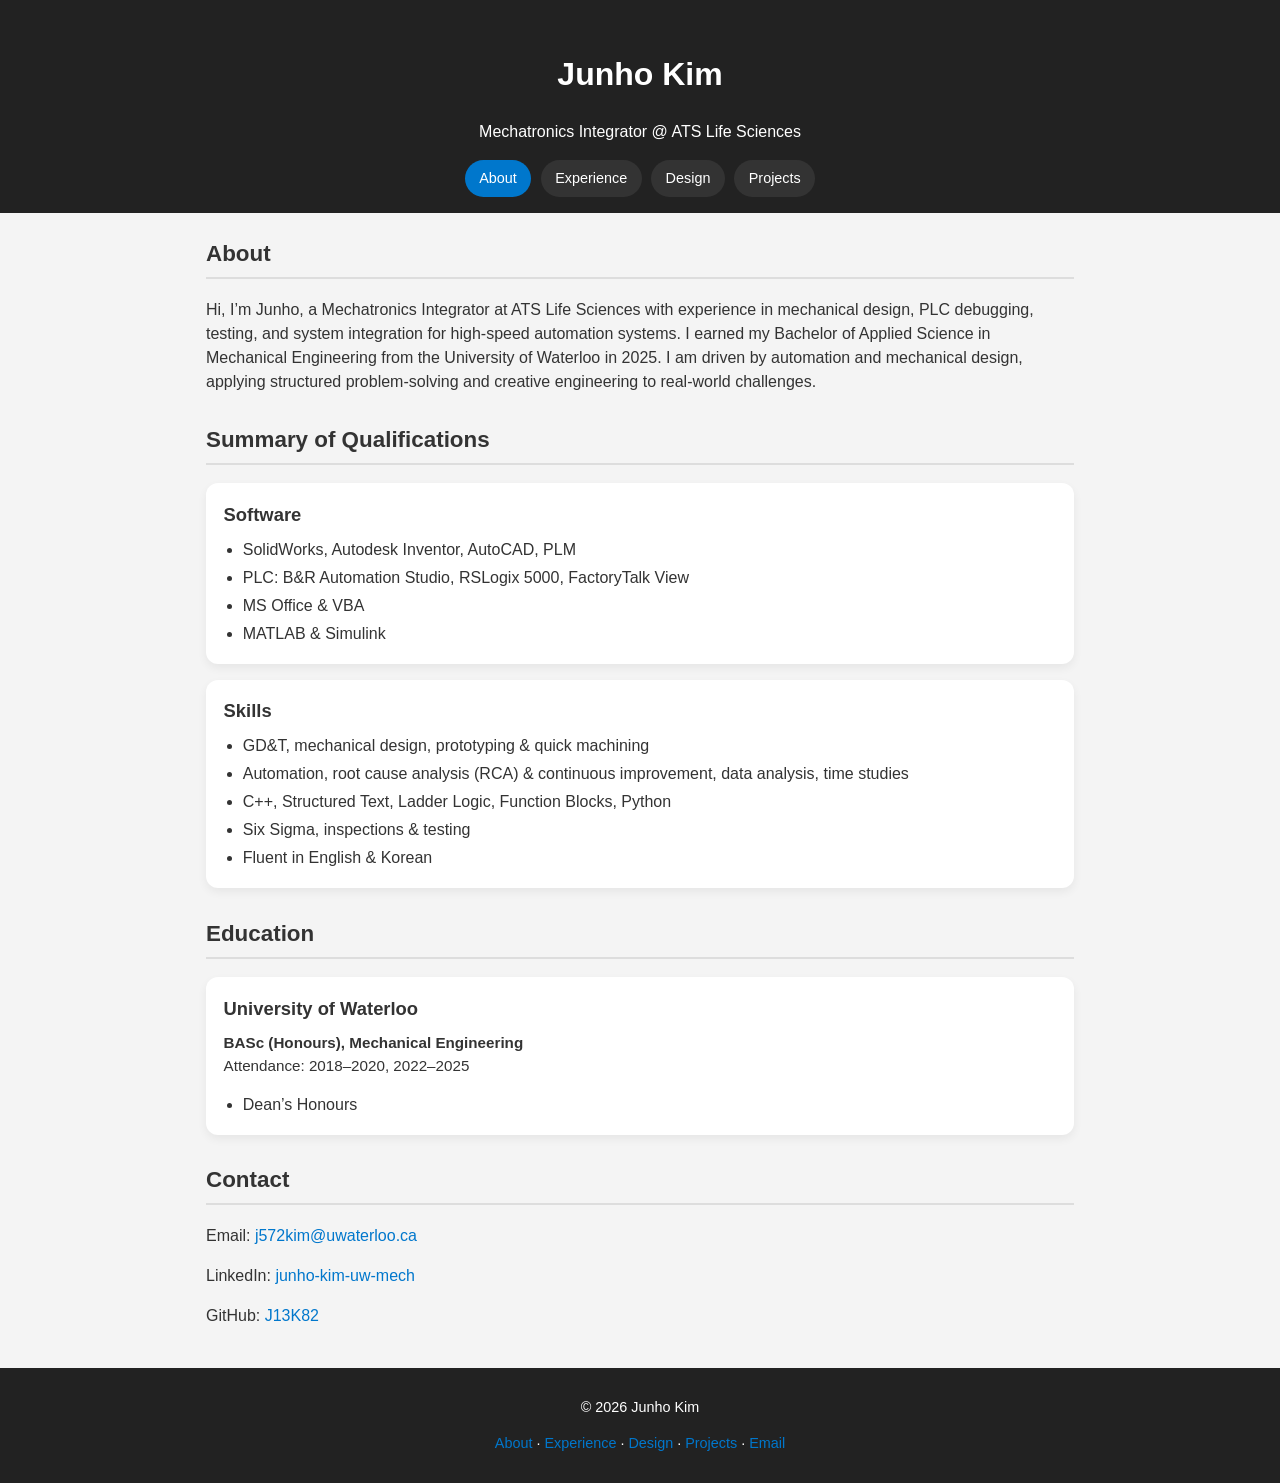
<file: index.html>
<!DOCTYPE html>
<html lang="en">
<head>
  <meta charset="UTF-8" />
  <title>Junho Kim | About</title>
  <meta name="viewport" content="width=device-width, initial-scale=1.0" />
  <link rel="icon" href="favicon.ico">
  <link rel="stylesheet" href="style.css">
</head>

<body>
  <header>
    <h1>Junho Kim</h1>
    <p>Mechatronics Integrator @ ATS Life Sciences</p>

    <nav>
      <a class="tab active" href="index.html">About</a>
      <a class="tab" href="experience.html">Experience</a>
      <a class="tab" href="design.html">Design</a>
      <a class="tab" href="projects.html">Projects</a>
    </nav>
  </header>

  <main>
    <!-- ABOUT -->
    <section>
      <h2>About</h2>
      <p>
        Hi, I’m Junho, a Mechatronics Integrator at ATS Life Sciences with experience in mechanical design, PLC debugging, testing, and system integration for high-speed automation systems. I earned my Bachelor of Applied Science in Mechanical Engineering from the University of Waterloo in 2025. I am driven by automation and mechanical design, applying structured problem-solving and creative engineering to real-world challenges.
      </p>
    </section>

    <!-- SUMMARY OF QUALIFICATIONS -->
    <section>
      <h2>Summary of Qualifications</h2>

      <div class="card">
        <h3>Software</h3>
        <ul>
          <li>SolidWorks, Autodesk Inventor, AutoCAD, PLM</li>
          <li>PLC: B&amp;R Automation Studio, RSLogix 5000, FactoryTalk View</li>
          <li>MS Office &amp; VBA</li>
          <li>MATLAB &amp; Simulink</li>
        </ul>
      </div>

      <div class="card">
        <h3>Skills</h3>
        <ul>
          <li>GD&amp;T, mechanical design, prototyping &amp; quick machining</li>
          <li>Automation, root cause analysis (RCA) &amp; continuous improvement, data analysis, time studies</li>
          <li>C++, Structured Text, Ladder Logic, Function Blocks, Python</li>
          <li>Six Sigma, inspections &amp; testing</li>
          <li>Fluent in English &amp; Korean</li>
        </ul>
      </div>
    </section>

    <!-- EDUCATION -->
    <section>
      <h2>Education</h2>

      <div class="card">
        <h3>University of Waterloo</h3>
        <p>
          <strong>BASc (Honours), Mechanical Engineering</strong><br>
          Attendance: 2018–2020, 2022–2025
        </p>
        <ul>
          <li>Dean’s Honours</li>
        </ul>
      </div>
    </section>

    <!-- CONTACT -->
    <section class="contact">
      <h2>Contact</h2>
      <p>Email: <a href="mailto:j572kim@uwaterloo.ca">j572kim@uwaterloo.ca</a></p>
      <p>LinkedIn: <a href="https://linkedin.com/in/junho-kim-uw-mech/" target="_blank" rel="noopener">junho-kim-uw-mech</a></p>
      <p>GitHub: <a href="https://github.com/J13K82" target="_blank" rel="noopener">J13K82</a></p>
    </section>
  </main>

  <footer>
    <p>© 2026 Junho Kim</p>
    <p>
      <a href="index.html">About</a> ·
      <a href="experience.html">Experience</a> ·
      <a href="design.html">Design</a> ·
      <a href="projects.html">Projects</a> ·
      <a href="mailto:j572kim@uwaterloo.ca">Email</a>
    </p>
  </footer>
</body>
</html>
</file>
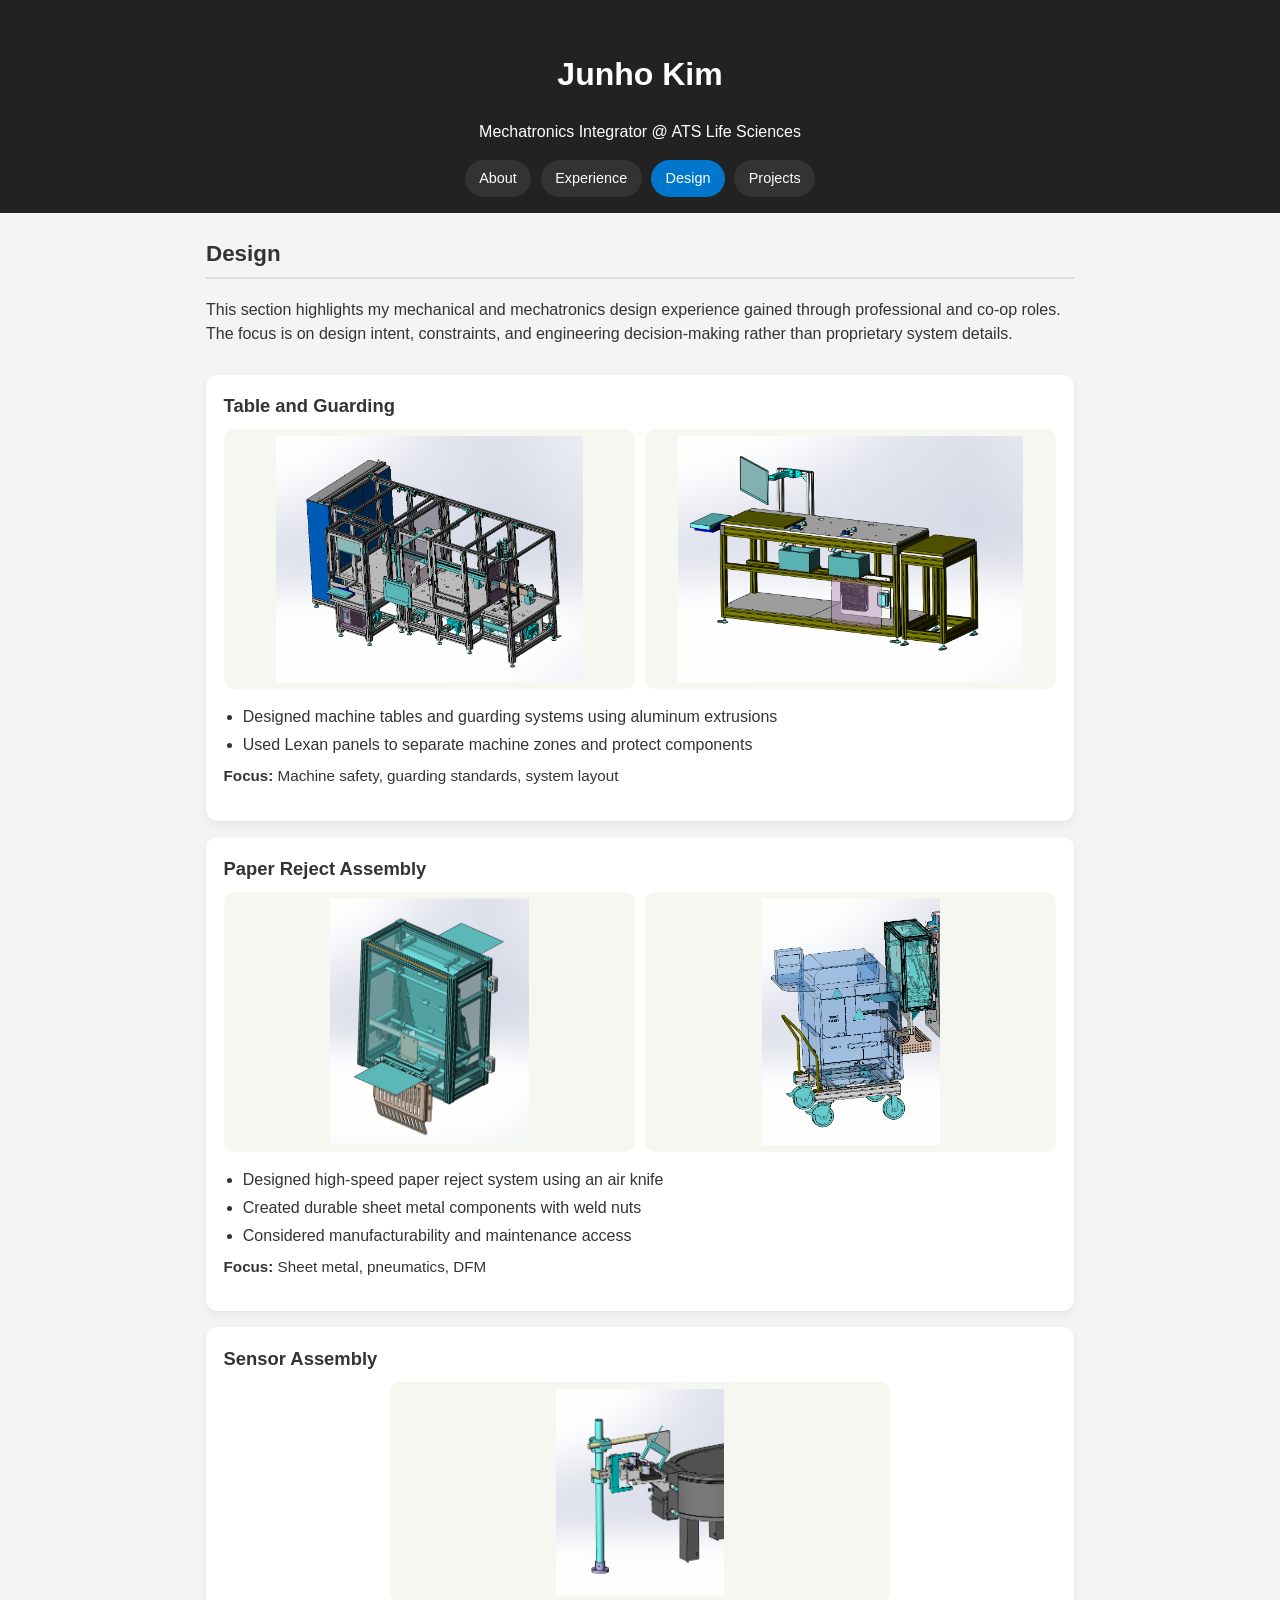
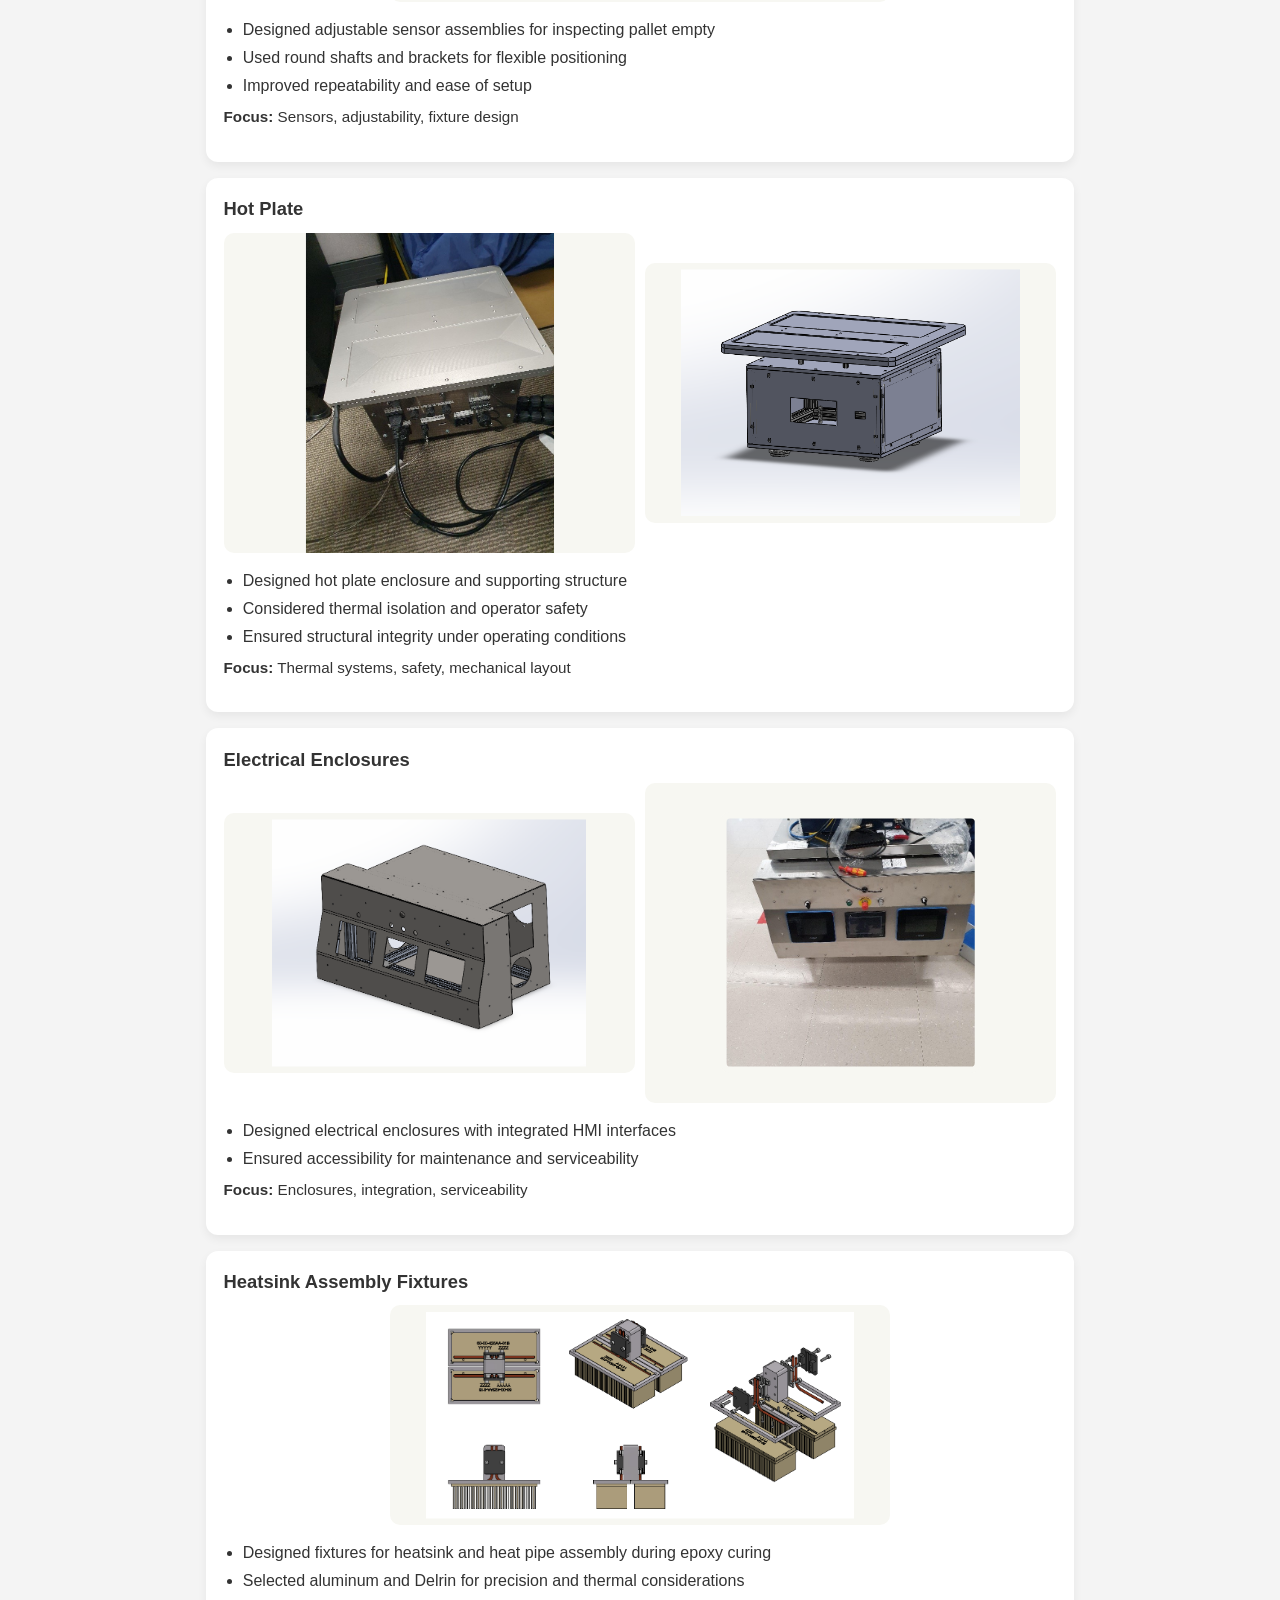
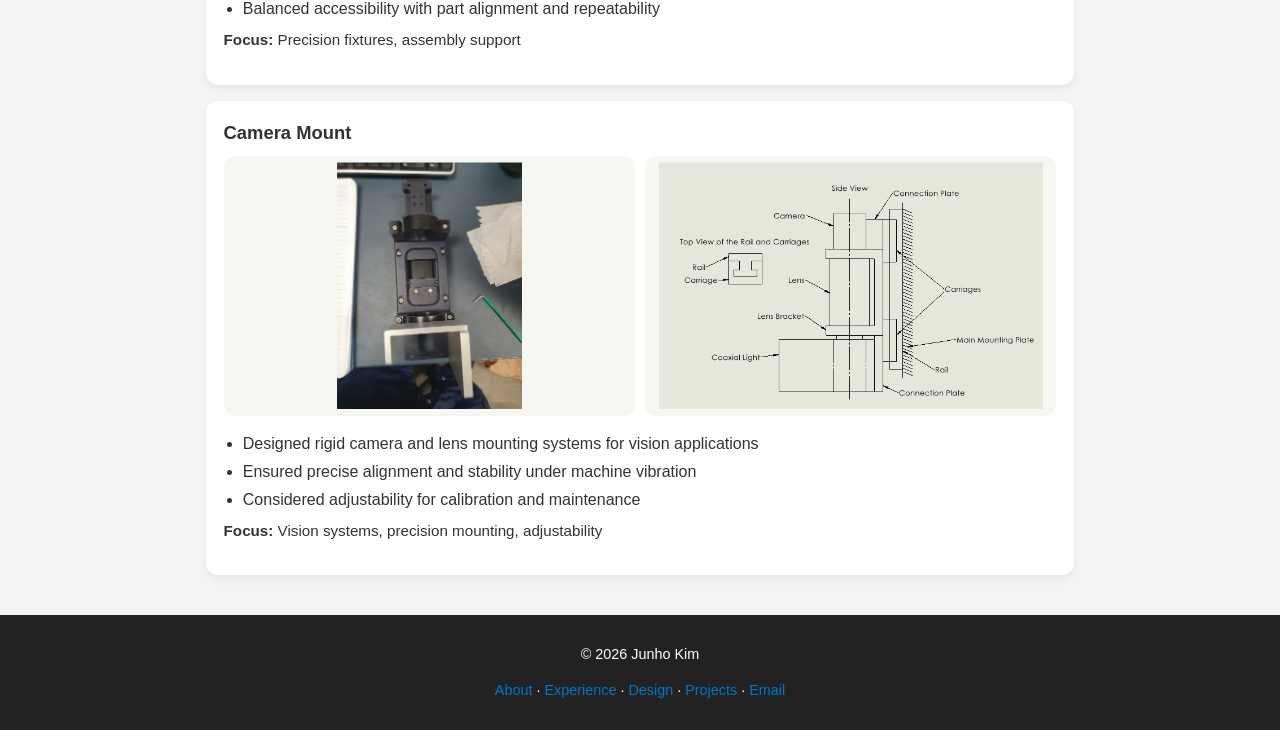
<file: design.html>
<!DOCTYPE html>
<html lang="en">
<head>
  <meta charset="UTF-8" />
  <title>Junho Kim | Design</title>
  <meta name="viewport" content="width=device-width, initial-scale=1.0" />
  <link rel="icon" href="favicon.ico">
  <link rel="stylesheet" href="style.css">
</head>

<body>
  <header>
    <h1>Junho Kim</h1>
    <p>Mechatronics Integrator @ ATS Life Sciences</p>

    <nav>
      <a class="tab" href="index.html">About</a>
      <a class="tab" href="experience.html">Experience</a>
      <a class="tab active" href="design.html">Design</a>
      <a class="tab" href="projects.html">Projects</a>
    </nav>
  </header>

  <main>
    <section>
      <h2>Design</h2>
      <p>
        This section highlights my mechanical and mechatronics design experience
        gained through professional and co-op roles. The focus is on design
        intent, constraints, and engineering decision-making rather than
        proprietary system details.
      </p>
    </section>

    <section>
      <div class="card">  <!-- Table and Guarding -->
        <h3>Table and Guarding</h3>
        <div class="image-row">
          <a href="#img-table-1">
            <img src="images/table-guarding-1.png" alt="Table and guarding image 1">
          </a>
          <a href="#img-table-2">
            <img src="images/table-guarding-2.png" alt="Table and guarding image 2">
          </a>
        </div>
        <ul>
          <li>Designed machine tables and guarding systems using aluminum extrusions</li>
          <li>Used Lexan panels to separate machine zones and protect components</li>
        </ul>
        <p><strong>Focus:</strong> Machine safety, guarding standards, system layout</p>
      </div>

      <div class="card">  <!-- Paper Reject -->
        <h3>Paper Reject Assembly</h3>
        <div class="image-row">
          <a href="#img-paper-1">
            <img src="images/Paper-Reject-1.png" alt="Paper reject assembly image 1">
          </a>
          <a href="#img-paper-2">
            <img src="images/Paper-Reject-2.png" alt="Paper reject assembly image 2">
          </a>
        </div>
        <ul>
          <li>Designed high-speed paper reject system using an air knife</li>
          <li>Created durable sheet metal components with weld nuts</li>
          <li>Considered manufacturability and maintenance access</li>
        </ul>
        <p><strong>Focus:</strong> Sheet metal, pneumatics, DFM</p>
      </div>

      <div class="card">  <!-- Sensor Assembly -->
        <h3>Sensor Assembly</h3>
        <a href="#img-sensor">
          <img class="design-image" src="images/Empty-sensor-2.png" alt="Sensor fixture assembly">
        </a>
        <ul>
          <li>Designed adjustable sensor assemblies for inspecting pallet empty</li>
          <li>Used round shafts and brackets for flexible positioning</li>
          <li>Improved repeatability and ease of setup</li>
        </ul>
        <p><strong>Focus:</strong> Sensors, adjustability, fixture design</p>
      </div>

      <div class="card"> <!-- Hot Plate -->
        <h3>Hot Plate</h3>
        <div class="image-row">
          <a href="#img-hotplate-1" class="rotated-frame">
            <img src="images/Hot-Plate-1.jpg" alt="Hot Plate image 1">
          </a>
          <a href="#img-hotplate-2">
            <img src="images/Hot-Plate-2.png" alt="Hot Plate image 2">
          </a>
        </div>
        <ul>
          <li>Designed hot plate enclosure and supporting structure</li>
          <li>Considered thermal isolation and operator safety</li>
          <li>Ensured structural integrity under operating conditions</li>
        </ul>
        <p><strong>Focus:</strong> Thermal systems, safety, mechanical layout</p>
      </div>

      <div class="card">  <!-- Electrical enclosures -->
        <h3>Electrical Enclosures</h3> 
        <div class="image-row">
          <a href="#img-electrical-1">
            <img src="images/electrical-enclosure-1.png" alt="Electrical enclosures image 1">
          </a>
          <a href="#img-electrical-2" class="rotated-frame">
            <img src="images/electrical-enclosure-2.jpg" alt="Electrical enclosures image 2">
          </a>
        </div>
        <ul>
          <li>Designed electrical enclosures with integrated HMI interfaces</li>
          <li>Ensured accessibility for maintenance and serviceability</li>
        </ul>
        <p><strong>Focus:</strong> Enclosures, integration, serviceability</p>
      </div>

      <div class="card">  <!-- Heatsink -->
        <h3>Heatsink Assembly Fixtures</h3>
        <a href="#img-heatsink">
          <img class="design-image" src="images/Heatsink.png" alt="Heatsink assembly fixture">
        </a>
        <ul>
          <li>Designed fixtures for heatsink and heat pipe assembly during epoxy curing</li>
          <li>Selected aluminum and Delrin for precision and thermal considerations</li>
          <li>Balanced accessibility with part alignment and repeatability</li>
        </ul>
        <p><strong>Focus:</strong> Precision fixtures, assembly support</p>
      </div>

      <div class="card">  <!-- Camera Mount -->
        <h3>Camera Mount</h3>
        <div class="image-row">
          <a href="#img-camera-1">
            <img class="main-photo" src="images/Camera-mount-1.jpg" alt="Camera mount front view">
          </a>
          <a href="#img-camera-2">
            <img class="diagram-photo" src="images/camera-mount-2.png" alt="Camera mount components">
          </a>
        </div>
        <ul>
          <li>Designed rigid camera and lens mounting systems for vision applications</li>
          <li>Ensured precise alignment and stability under machine vibration</li>
          <li>Considered adjustability for calibration and maintenance</li>
        </ul>
        <p><strong>Focus:</strong> Vision systems, precision mounting, adjustability</p>
      </div>
    </section>
  </main>

  <footer>
    <p>© 2026 Junho Kim</p>
    <p>
      <a href="index.html">About</a> ·
      <a href="experience.html">Experience</a> ·
      <a href="design.html">Design</a> ·
      <a href="projects.html">Projects</a> ·
      <a href="mailto:j572kim@uwaterloo.ca">Email</a>
    </p>
  </footer>

  <div id="img-table-1" class="lightbox">
    <div class="lightbox-content">
      <a href="#" class="close">&times;</a>
      <img src="images/table-guarding-1.png" alt="Table and guarding image 1">
    </div>
  </div>

  <div id="img-table-2" class="lightbox">
    <div class="lightbox-content">
      <a href="#" class="close">&times;</a>
      <img src="images/table-guarding-2.png" alt="Table and guarding image 2">
    </div>
  </div>

  <div id="img-paper-1" class="lightbox">
    <div class="lightbox-content">
      <a href="#" class="close">&times;</a>
      <img src="images/Paper-Reject-1.png" alt="Paper reject assembly image 1">
    </div>
  </div>

  <div id="img-paper-2" class="lightbox">
    <div class="lightbox-content">
      <a href="#" class="close">&times;</a>
      <img src="images/Paper-Reject-2.png" alt="Paper reject assembly image 2">
    </div>
  </div>

  <div id="img-sensor" class="lightbox">
    <div class="lightbox-content">
      <a href="#" class="close">&times;</a>
      <img src="images/Empty-sensor-2.png" alt="Sensor fixture assembly">
    </div>
  </div>

  <div id="img-hotplate-1" class="lightbox">
    <div class="lightbox-content">
      <a href="#" class="close">&times;</a>
      <img src="images/Hot-Plate-1.jpg" alt="Hot plate 1">
    </div>
  </div>

    <div id="img-hotplate-2" class="lightbox">
    <div class="lightbox-content">
      <a href="#" class="close">&times;</a>
      <img src="images/Hot-Plate-2.png" alt="Hot plate 2">
    </div>
  </div>

  <div id="img-electrical-1" class="lightbox">
    <div class="lightbox-content">
      <a href="#" class="close">&times;</a>
      <img src="images/electrical-enclosure-1.png" alt="Electrical enclosure 1">
    </div>
  </div>

    <div id="img-electrical-2" class="lightbox">
    <div class="lightbox-content">
      <a href="#" class="close">&times;</a>
      <img src="images/electrical-enclosure-2.jpg" alt="Electrical enclosure 2">
    </div>
  </div>

  <div id="img-heatsink" class="lightbox">
    <div class="lightbox-content">
      <a href="#" class="close">&times;</a>
      <img src="images/Heatsink.png" alt="Heatsink assembly fixture">
    </div>
  </div>

  <div id="img-camera-1" class="lightbox">
    <div class="lightbox-content">
      <a href="#" class="close">&times;</a>
      <img src="images/Camera-mount-1.jpg" alt="Camera mount front view">
    </div>
  </div>

  <div id="img-camera-2" class="lightbox">
    <div class="lightbox-content">
      <a href="#" class="close">&times;</a>
      <img src="images/camera-mount-2.png" alt="Camera mount components">
    </div>
  </div>
</body>
</html>
</file>
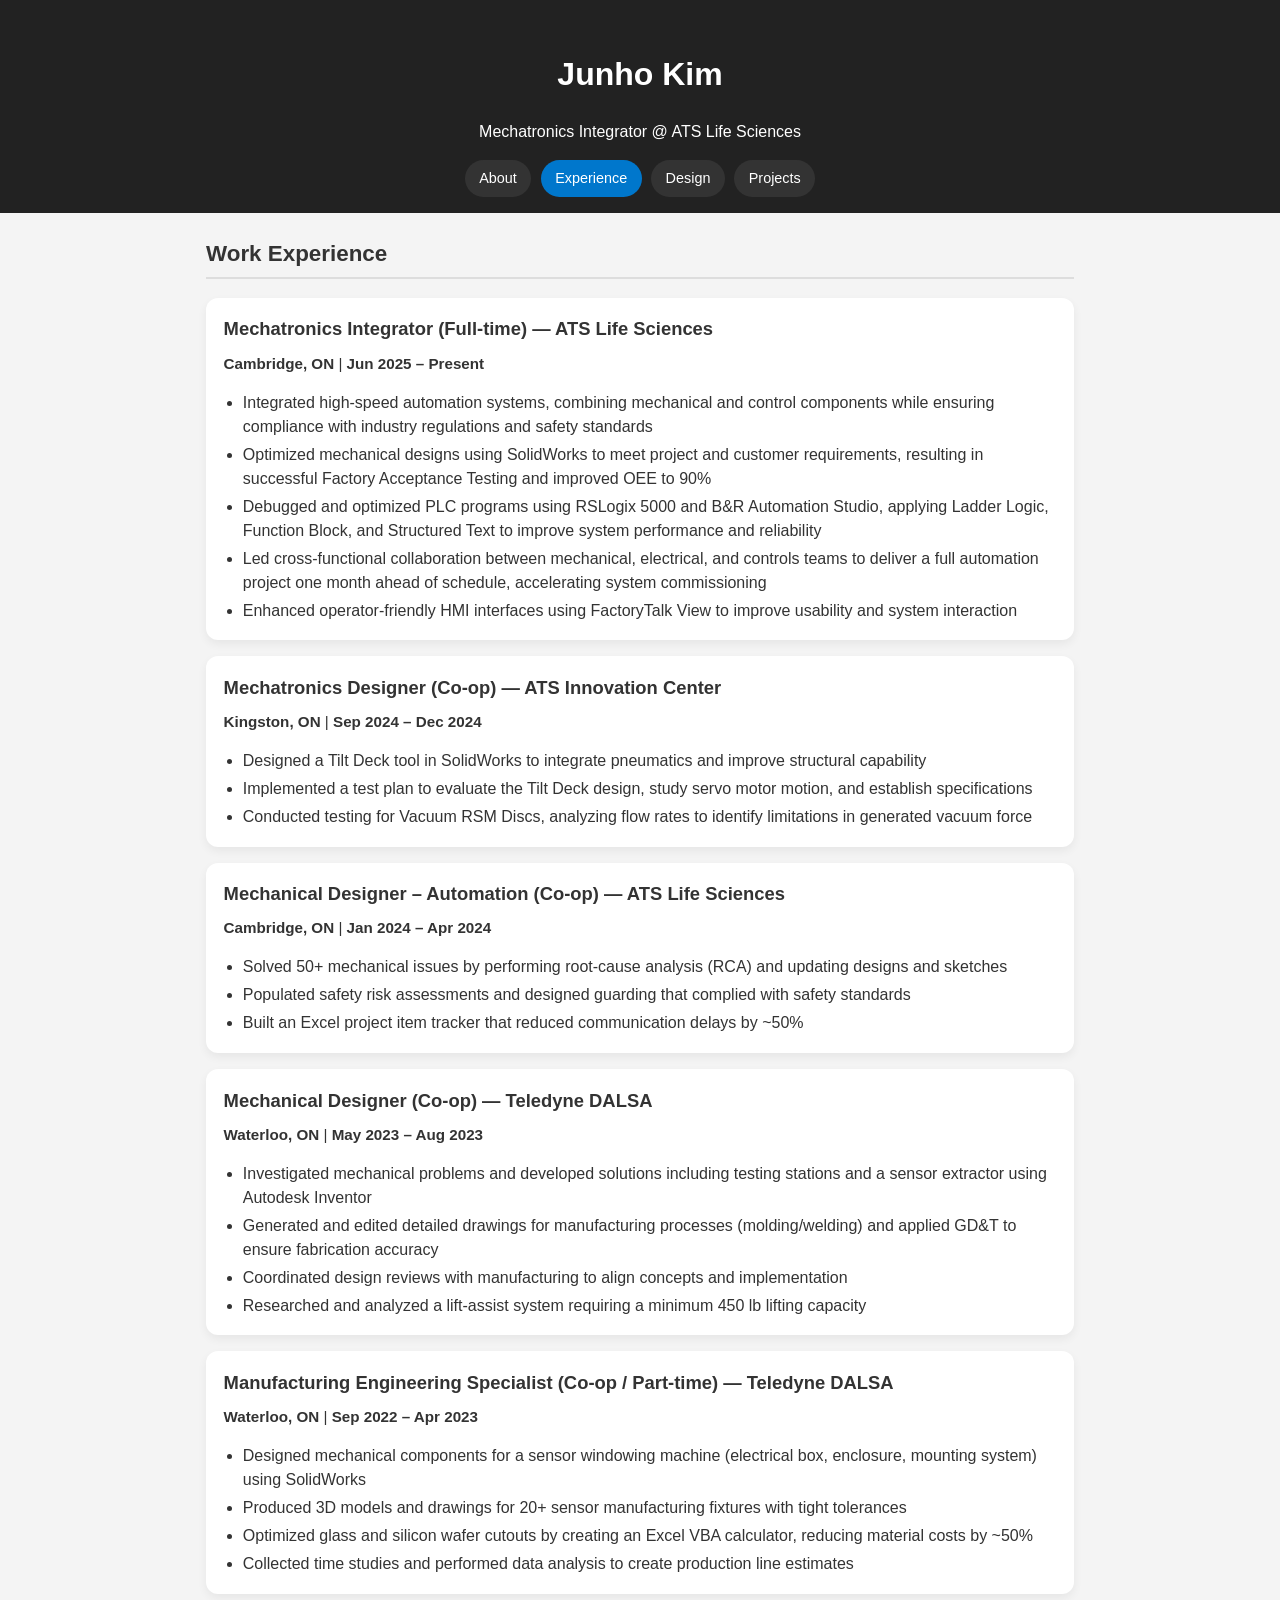
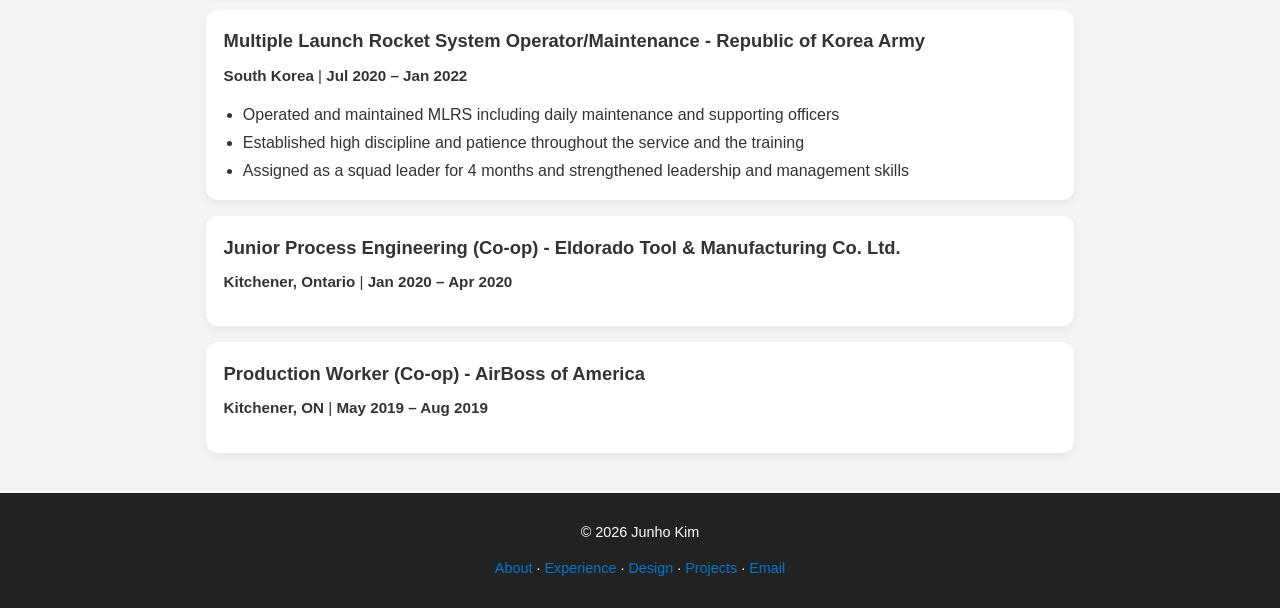
<file: experience.html>
<!DOCTYPE html>
<html lang="en">
<head>
  <meta charset="UTF-8" />
  <title>Junho Kim | Experience</title>
  <meta name="viewport" content="width=device-width, initial-scale=1.0" />
  <link rel="icon" href="favicon.ico">
  <link rel="stylesheet" href="style.css">
</head>

<body>
  <header>
    <h1>Junho Kim</h1>
    <p>Mechatronics Integrator @ ATS Life Sciences</p>

    <nav>
      <a class="tab" href="index.html">About</a>
      <a class="tab active" href="experience.html">Experience</a>
      <a class="tab" href="design.html">Design</a>
      <a class="tab" href="projects.html">Projects</a>
    </nav>
  </header>

  <main>
    <section>
      <h2>Work Experience</h2>

      <div class="card">
        <h3>Mechatronics Integrator (Full-time) — ATS Life Sciences</h3>
        <p><strong>Cambridge, ON</strong> | <strong>Jun 2025 – Present</strong></p>
        <ul>
          <li>Integrated high-speed automation systems, combining mechanical and control components while ensuring compliance with industry regulations and safety standards </li>
          <li>Optimized mechanical designs using SolidWorks to meet project and customer requirements, resulting in successful Factory Acceptance Testing and improved OEE to 90%</li>
          <li>Debugged and optimized PLC programs using RSLogix 5000 and B&R Automation Studio, applying Ladder Logic, Function Block, and Structured Text to improve system performance and reliability</li>
          <li>Led cross-functional collaboration between mechanical, electrical, and controls teams to deliver a full automation project one month ahead of schedule, accelerating system commissioning</li>
          <li>Enhanced operator-friendly HMI interfaces using FactoryTalk View to improve usability and system interaction </li>
        </ul>
      </div>

      <div class="card">
        <h3>Mechatronics Designer (Co-op) — ATS Innovation Center</h3>
        <p><strong>Kingston, ON</strong> | <strong>Sep 2024 – Dec 2024</strong></p>
        <ul>
          <li>Designed a Tilt Deck tool in SolidWorks to integrate pneumatics and improve structural capability</li>
          <li>Implemented a test plan to evaluate the Tilt Deck design, study servo motor motion, and establish specifications</li>
          <li>Conducted testing for Vacuum RSM Discs, analyzing flow rates to identify limitations in generated vacuum force</li>
        </ul>
      </div>

      <div class="card">
        <h3>Mechanical Designer – Automation (Co-op) — ATS Life Sciences</h3>
        <p><strong>Cambridge, ON</strong> | <strong>Jan 2024 – Apr 2024</strong></p>
        <ul>
          <li>Solved 50+ mechanical issues by performing root-cause analysis (RCA) and updating designs and sketches</li>
          <li>Populated safety risk assessments and designed guarding that complied with safety standards</li>
          <li>Built an Excel project item tracker that reduced communication delays by ~50%</li>
        </ul>
      </div>

      <div class="card">
        <h3>Mechanical Designer (Co-op) — Teledyne DALSA</h3>
        <p><strong>Waterloo, ON</strong> | <strong>May 2023 – Aug 2023</strong></p>
        <ul>
          <li>Investigated mechanical problems and developed solutions including testing stations and a sensor extractor using Autodesk Inventor</li>
          <li>Generated and edited detailed drawings for manufacturing processes (molding/welding) and applied GD&amp;T to ensure fabrication accuracy</li>
          <li>Coordinated design reviews with manufacturing to align concepts and implementation</li>
          <li>Researched and analyzed a lift-assist system requiring a minimum 450 lb lifting capacity</li>
        </ul>
      </div>

      <div class="card">
        <h3>Manufacturing Engineering Specialist (Co-op / Part-time) — Teledyne DALSA</h3>
        <p><strong>Waterloo, ON</strong> | <strong>Sep 2022 – Apr 2023</strong></p>
        <ul>
          <li>Designed mechanical components for a sensor windowing machine (electrical box, enclosure, mounting system) using SolidWorks</li>
          <li>Produced 3D models and drawings for 20+ sensor manufacturing fixtures with tight tolerances</li>
          <li>Optimized glass and silicon wafer cutouts by creating an Excel VBA calculator, reducing material costs by ~50%</li>
          <li>Collected time studies and performed data analysis to create production line estimates</li>
        </ul>
      </div>

      <div class="card">
        <h3>Multiple Launch Rocket System Operator/Maintenance - Republic of Korea Army</h3>
        <p><strong>South Korea</strong> | <strong>Jul 2020 – Jan 2022</strong></p>
        <ul>
          <li>Operated and maintained MLRS including daily maintenance and supporting officers </li>
          <li>Established high discipline and patience throughout the service and the training</li>
          <li>Assigned as a squad leader for 4 months and strengthened leadership and management skills</li>
        </ul>
      </div>
      
      <div class="card">
        <h3>Junior Process Engineering (Co-op) - Eldorado Tool & Manufacturing Co. Ltd.</h3>
        <p><strong>Kitchener, Ontario</strong> | <strong>Jan 2020 – Apr 2020</strong></p>
      </div>

      <div class="card">
        <h3>Production Worker (Co-op) - AirBoss of America</h3>
        <p><strong>Kitchener, ON</strong> | <strong>May 2019 – Aug 2019</strong></p>
      </div>

    </section>
  </main>
  <footer>
    <p>© 2026 Junho Kim</p>
    <p>
      <a href="index.html">About</a> ·
      <a href="experience.html">Experience</a> ·
      <a href="design.html">Design</a> ·
      <a href="projects.html">Projects</a> ·
      <a href="mailto:j572kim@uwaterloo.ca">Email</a>
    </p>
  </footer>
</body>
</html>
</file>
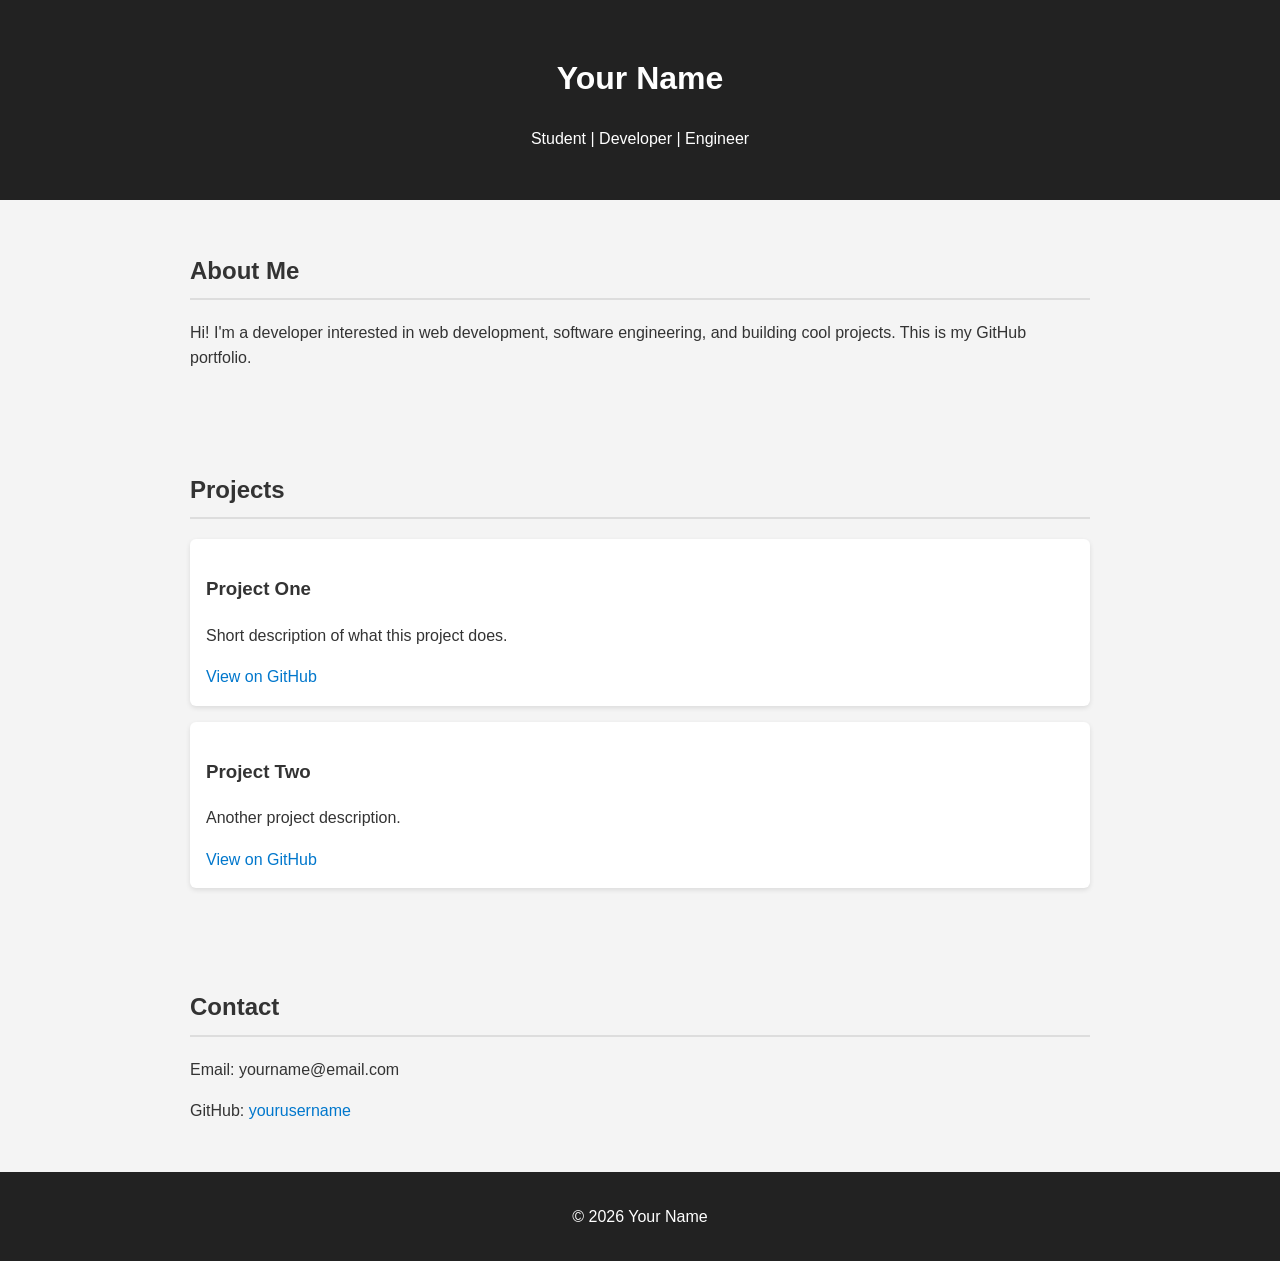
<file: main.html>
<!DOCTYPE html>
<html lang="en">
<head>
  <meta charset="UTF-8">
  <title>My Portfolio</title>
  <meta name="viewport" content="width=device-width, initial-scale=1.0">

  <style>
    body {
      font-family: Arial, sans-serif;
      margin: 0;
      background-color: #f4f4f4;
      color: #333;
      line-height: 1.6;
    }

    header {
      background: #222;
      color: #fff;
      padding: 2rem 1rem;
      text-align: center;
    }

    section {
      padding: 2rem 1rem;
      max-width: 900px;
      margin: auto;
    }

    h2 {
      border-bottom: 2px solid #ddd;
      padding-bottom: 0.5rem;
    }

    .project {
      background: #fff;
      padding: 1rem;
      margin: 1rem 0;
      border-radius: 6px;
      box-shadow: 0 2px 5px rgba(0,0,0,0.1);
    }

    footer {
      text-align: center;
      padding: 1rem;
      background: #222;
      color: #fff;
    }

    a {
      color: #0077cc;
      text-decoration: none;
    }

    a:hover {
      text-decoration: underline;
    }
  </style>
</head>

<body>

<header>
  <h1>Your Name</h1>
  <p>Student | Developer | Engineer</p>
</header>

<section>
  <h2>About Me</h2>
  <p>
    Hi! I'm a developer interested in web development, software engineering,
    and building cool projects. This is my GitHub portfolio.
  </p>
</section>

<section>
  <h2>Projects</h2>

  <div class="project">
    <h3>Project One</h3>
    <p>Short description of what this project does.</p>
    <a href="https://github.com/yourusername/project-one" target="_blank">
      View on GitHub
    </a>
  </div>

  <div class="project">
    <h3>Project Two</h3>
    <p>Another project description.</p>
    <a href="https://github.com/yourusername/project-two" target="_blank">
      View on GitHub
    </a>
  </div>
</section>

<section>
  <h2>Contact</h2>
  <p>Email: yourname@email.com</p>
  <p>GitHub: <a href="https://github.com/yourusername">yourusername</a></p>
</section>

<footer>
  <p>© 2026 Your Name</p>
</footer>

</body>
</html>
</file>
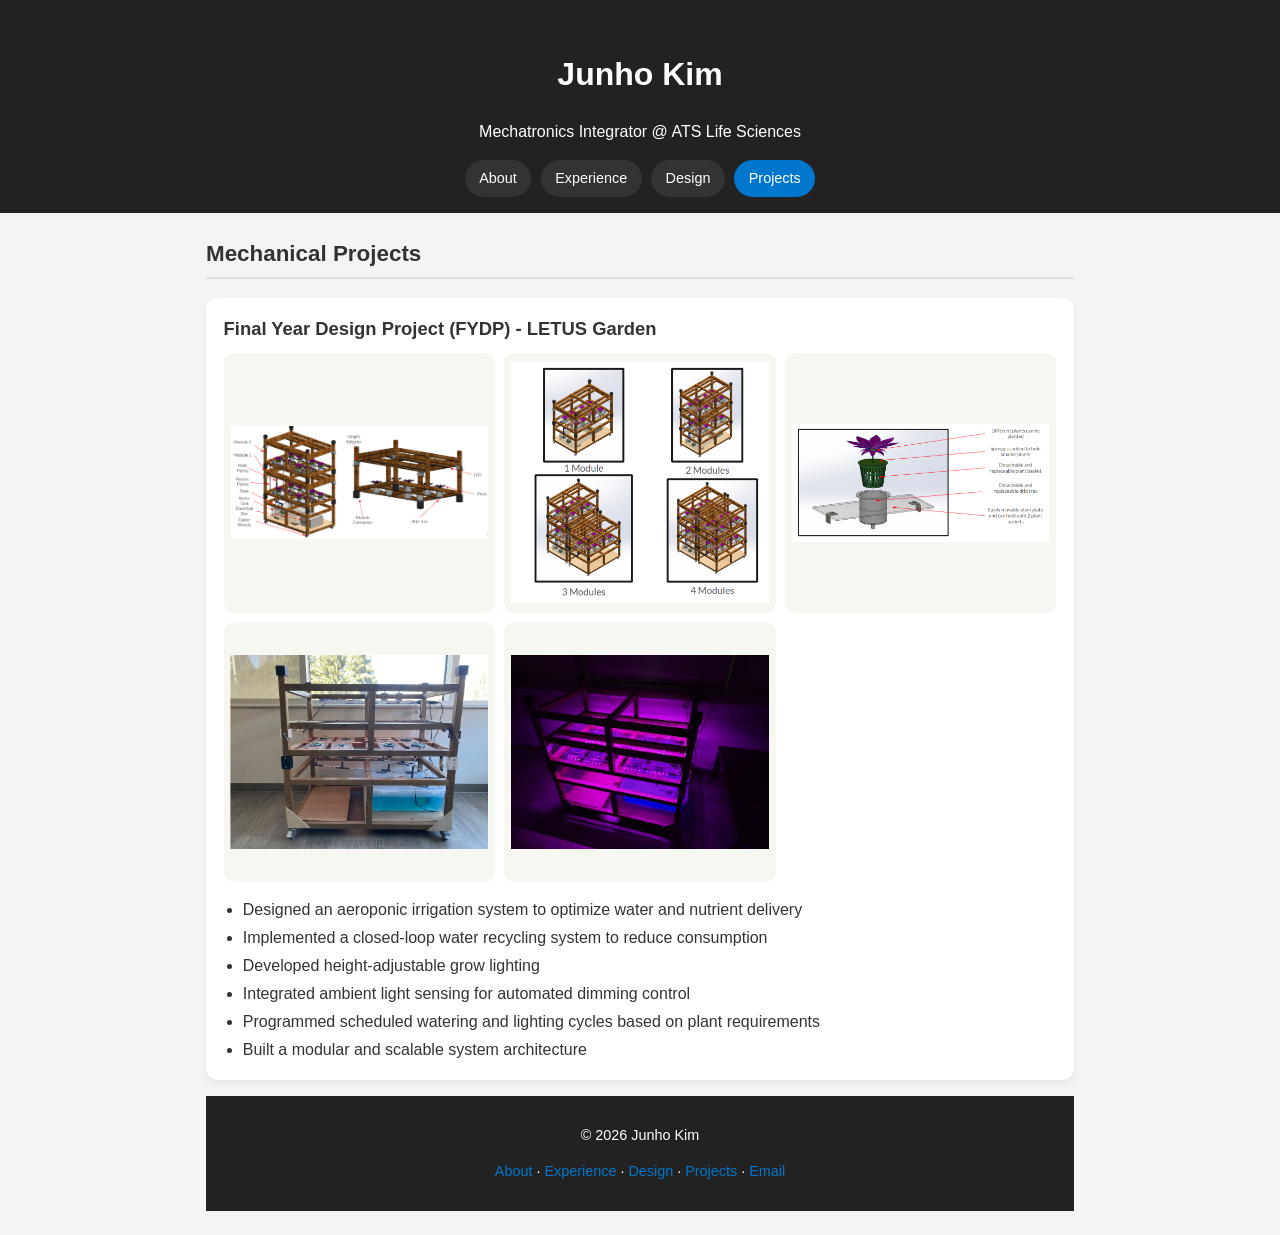
<file: projects.html>
<!DOCTYPE html>
<html lang="en">
<head>
  <meta charset="UTF-8" />
  <title>Junho Kim | Projects</title>
  <meta name="viewport" content="width=device-width, initial-scale=1.0" />
  <link rel="icon" href="favicon.ico" type="image/x-icon">
  <link rel="stylesheet" href="style.css">
</head>

<body>
  <header>
    <h1>Junho Kim</h1>
    <p>Mechatronics Integrator @ ATS Life Sciences</p>

    <nav>
      <a class="tab" href="index.html">About</a>
      <a class="tab" href="experience.html">Experience</a>
      <a class="tab" href="design.html">Design</a>
      <a class="tab active" href="projects.html">Projects</a>
    </nav>
  </header>

  <main>
    <section>
      <h2>Mechanical Projects</h2>

      <div class="card">
        <h3>Final Year Design Project (FYDP) - LETUS Garden</h3>

        <div class="image-row">
          <a href="#fydp1"><img src="images/FYDP-1.png" alt="FYDP 1"></a>
          <a href="#fydp2"><img src="images/FYDP-2.png" alt="FYDP 2"></a>
          <a href="#fydp3"><img src="images/FYDP-3.png" alt="FYDP 3"></a>
          <a href="#fydp4"><img src="images/FYDP-4.png" alt="FYDP 4"></a>
          <a href="#fydp5"><img src="images/FYDP-5.png" alt="FYDP 5"></a>
        </div>
        <ul>
          <li>Designed an aeroponic irrigation system to optimize water and nutrient delivery</li>
          <li>Implemented a closed-loop water recycling system to reduce consumption</li>
          <li>Developed height-adjustable grow lighting</li>
          <li>Integrated ambient light sensing for automated dimming control</li>
          <li>Programmed scheduled watering and lighting cycles based on plant requirements</li>
          <li>Built a modular and scalable system architecture</li>
        </ul>
      </div>
<!---
      <div class="card">
        <h3>Another Mechanical Project</h3>
        <p>Description here.</p>
      </div>

      --->
    </section>

    <!---
    <section>
      <h2>Software Projects</h2>

      <div class="card">
        <h3>Work in Progress</h3>
        <p>To be added.</p>
        <ul>
          <li>Python / C++ / JavaScript</li>
          <li>Algorithms / Data structures</li>
          <li>APIs / Automation</li>
        </ul>
        <a href="https://github.com/yourusername/software-project" target="_blank">
          View on GitHub
        </a>
      </div>

      <div class="card">
        <h3>Another Software Project</h3>
        <p>To be added.</p>
      </div>
    </section>
  </main>

  --->

  <footer>
    <p>© 2026 Junho Kim</p>
    <p>
      <a href="index.html">About</a> ·
      <a href="experience.html">Experience</a> ·
      <a href="design.html">Design</a> ·
      <a href="projects.html">Projects</a> ·
      <a href="mailto:j572kim@uwaterloo.ca">Email</a>
    </p>
  </footer>

  <!-- LIGHTBOXES -->

  <div id="fydp1" class="lightbox">
    <div class="lightbox-content">
      <a href="#" class="close">&times;</a>
      <img src="images/FYDP-1.png">
    </div>
  </div>

  <div id="fydp2" class="lightbox">
    <div class="lightbox-content">
      <a href="#" class="close">&times;</a>
      <img src="images/FYDP-2.png">
    </div>
  </div>

  <div id="fydp3" class="lightbox">
    <div class="lightbox-content">
      <a href="#" class="close">&times;</a>
      <img src="images/FYDP-3.png">
    </div>
  </div>

  <div id="fydp4" class="lightbox">
    <div class="lightbox-content">
      <a href="#" class="close">&times;</a>
      <img src="images/FYDP-4.png">
    </div>
  </div>

  <div id="fydp5" class="lightbox">
    <div class="lightbox-content">
      <a href="#" class="close">&times;</a>
      <img src="images/FYDP-5.png">
    </div>
  </div>

</body>
</html>
</file>
<file: style.css>
*,
*::before,
*::after {
  box-sizing: border-box;
}

body {
  margin: 0;
  font-family: Arial, sans-serif;
  line-height: 1.5;
  color: #333;
  background-color: #f4f4f4;
}

a {
  color: #0077cc;
  text-decoration: none;
}

a:hover {
  text-decoration: underline;
}

img {
  display: block;
  width: 100%;
  border-radius: 10px;
}

header {
  background-color: #222;
  color: #fff;
  padding: 1.8rem 1rem 1rem;
  text-align: center;
}

nav {
  margin-top: 1rem;
  display: flex;
  justify-content: center;
  gap: 0.6rem;
  flex-wrap: wrap;
}

.tab {
  padding: 0.5rem 0.9rem;
  font-size: 0.9rem;
  border-radius: 999px;
  background-color: #333;
  color: #fff;
  transition: 0.2s ease;
}

.tab:hover {
  background-color: #444;
  transform: translateY(-1px);
  text-decoration: none;
}

.tab.active {
  background-color: #0077cc;
}

main {
  max-width: 900px;
  margin: auto;
  padding: 1.5rem 1rem;
}

section + section {
  margin-top: 1.8rem;
}

section h2 {
  margin-top: 0;
  padding-bottom: 0.4rem;
  border-bottom: 2px solid #ddd;
  font-size: 1.4rem;
}

.card {
  margin: 1rem 0;
  padding: 1.1rem;
  background-color: #fff;
  border-radius: 12px;
  box-shadow: 0 4px 10px rgba(0, 0, 0, 0.06);
}

.card h3 {
  margin: 0 0 0.6rem;
  font-size: 1.15rem;
}

.card ul {
  margin: 0.6rem 0 0 1.2rem;
  padding: 0;
}

.card li + li {
  margin-top: 0.25rem;
}

.card p {
  margin-top: 0.5rem;
  font-size: 0.95rem;
}

.design-image {
  width: 100%;
  max-width: 500px;
  margin: 0.6rem auto 1rem;
  height: 220px;
  object-fit: contain;
  background-color: #f7f7f2;
  padding: 0.4rem;
}

.image-row {
  display: grid;
  grid-template-columns: repeat(auto-fit, minmax(220px, 1fr));
  gap: 0.6rem;
  margin: 0.6rem 0 1rem;
  justify-items: center;
  align-items: center;
}

.image-row a {
  display: flex;
  justify-content: center;
  align-items: center;
  width: 100%;
}

.image-row img {
  width: 100%;
  max-width: 420px;
  height: 260px;
  object-fit: contain;
  background-color: #f7f7f2;
  padding: 0.4rem;
}

.image-stack {
  display: flex;
  flex-direction: column;
  gap: 0.5rem;
  margin: 0.6rem 0 1rem;
  align-items: center;
}

.image-stack img {
  width: 70%;
  max-width: 500px;
}

.main-photo {
  height: 200px;
  object-fit: contain;
  background-color: #f7f7f2;
  padding: 0.3rem;
}

.diagram-photo {
  height: 140px;
  object-fit: contain;
  background-color: #f7f7f2;
  padding: 0.3rem;
}

.rotated-frame {
  width: 100%;
  max-width: 420px;
  height: 320px;
  display: flex;
  justify-content: center;
  align-items: center;
  margin: 0 auto;
  background-color: #f7f7f2;
  border-radius: 10px;
  overflow: hidden;
  padding: 0.4rem;
}

.rotated-frame img {
  width: auto;
  height: 85%;
  transform: rotate(90deg);
  transform-origin: center;
}

.image-row a img,
.image-stack a img,
.card > a img,
.rotated-frame img {
  cursor: pointer;
  transition: opacity 0.2s ease;
}

.image-row a:hover img,
.image-stack a:hover img,
.card > a:hover img,
.rotated-frame:hover img {
  opacity: 0.85;
}

.lightbox {
  display: none;
  position: fixed;
  inset: 0;
  background: rgba(0, 0, 0, 0.88);
  z-index: 1000;
  padding: 2rem 1rem;
}

.lightbox:target {
  display: flex;
  justify-content: center;
  align-items: center;
}

.lightbox-content {
  position: relative;
  width: 100%;
  max-width: 1000px;
  max-height: 90vh;
  display: flex;
  justify-content: center;
  align-items: center;
}

.lightbox-content img {
  width: auto;
  max-width: 100%;
  max-height: 90vh;
  height: auto;
  object-fit: contain;
  border-radius: 12px;
  background-color: #fff;
  padding: 0.5rem;
}

.close {
  position: absolute;
  top: -12px;
  right: -12px;
  width: 40px;
  height: 40px;
  border-radius: 999px;
  background: rgba(0, 0, 0, 0.75);
  color: #fff;
  font-size: 1.8rem;
  line-height: 40px;
  text-align: center;
  text-decoration: none;
  font-weight: bold;
}

.close:hover {
  background: rgba(255, 255, 255, 0.2);
  text-decoration: none;
}

footer {
  padding: 0.9rem;
  text-align: center;
  background-color: #222;
  color: #fff;
  font-size: 0.9rem;
}

@media (max-width: 700px) {
  .image-row {
    grid-template-columns: 1fr;
  }

  .image-row img,
  .design-image,
  .main-photo,
  .diagram-photo {
    width: 100%;
    height: auto;
  }

  .image-stack img {
    width: 100%;
  }

  .rotated-frame {
    height: 260px;
    max-width: 100%;
  }

  .close {
    top: 8px;
    right: 8px;
  }
}
</file>
